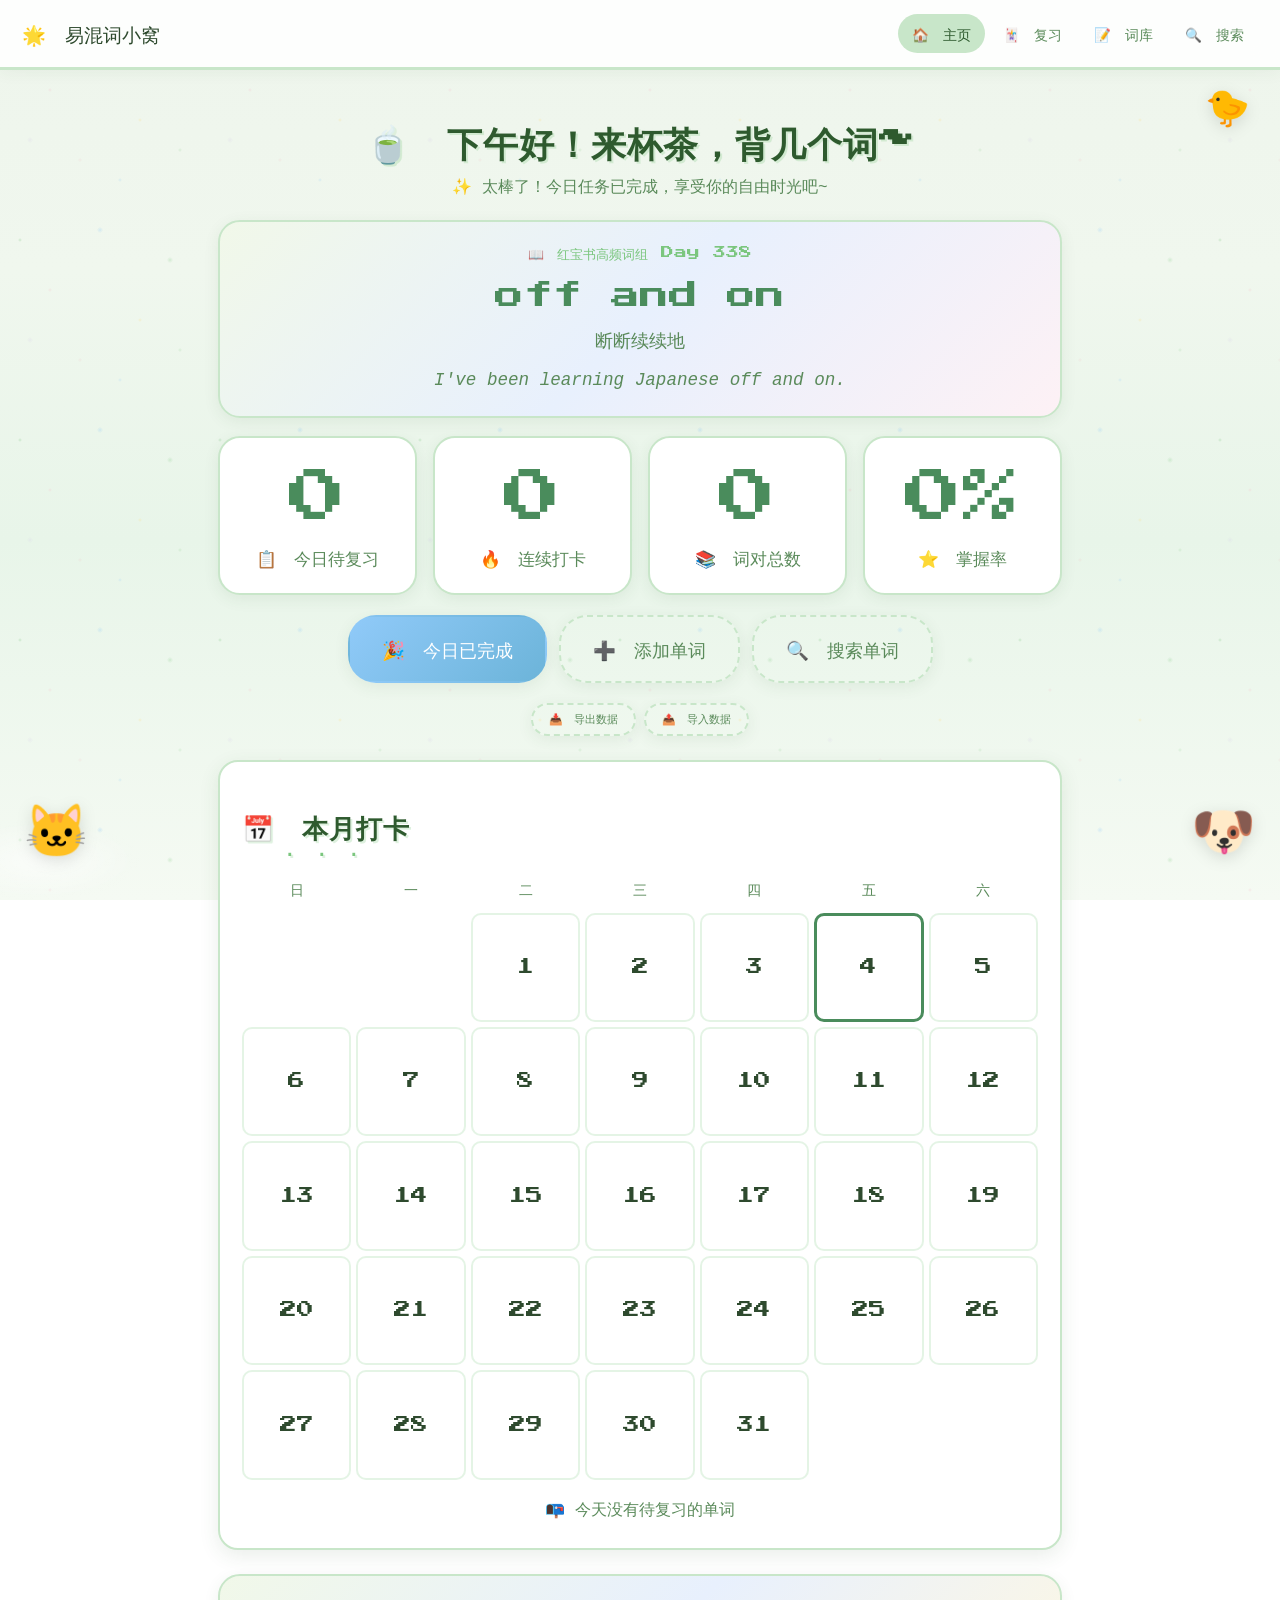
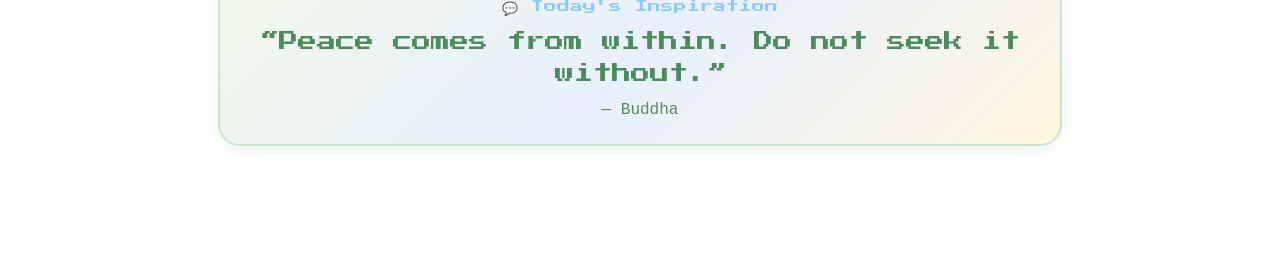
<file: index.html>
<!DOCTYPE html>
<html lang="zh-CN">
<head>
<meta charset="UTF-8">
<meta name="viewport" content="width=device-width, initial-scale=1.0">
<title>📝 易混词小窝 — 主页</title>
<link rel="stylesheet" href="css/style.css">
</head>
<body>

<nav class="navbar">
  <div class="logo">🌟 易混词小窝</div>
  <div class="nav-links">
    <a href="index.html" class="active">🏠 主页</a>
    <a href="review.html">🃏 复习</a>
    <a href="manage.html">📝 词库</a>
    <a href="search.html">🔍 搜索</a>
  </div>
</nav>

<div class="page-container">
  <!-- Greeting -->
  <div style="text-align:center; margin: 20px 0 8px;">
    <h1 id="greeting" style="margin:0;">👋 准备好开始了吗？</h1>
    <p id="greeting-sub" style="color:var(--color-text-light); margin-top:8px; font-size:1rem;"></p>
  </div>

  <!-- Daily Vocab — top position -->
  <div class="daily-vocab-card" id="daily-vocab">
    <div class="vocab-label" id="vocab-label">📖 今日考研词汇</div>
    <div class="vocab-word" id="vocab-word"></div>
    <div class="vocab-meaning" id="vocab-meaning"></div>
    <div style="margin-top:8px; font-style:italic; color:var(--color-text-light); font-size:1.1rem;" id="vocab-example"></div>
  </div>

  <!-- Stats Grid -->
  <div class="stats-grid">
    <div class="stat-card">
      <div class="stat-value" id="due-count">0</div>
      <div class="stat-label">📋 今日待复习</div>
    </div>
    <div class="stat-card">
      <div class="stat-value" id="streak-count">0</div>
      <div class="stat-label">🔥 连续打卡</div>
    </div>
    <div class="stat-card">
      <div class="stat-value" id="total-words">0</div>
      <div class="stat-label">📚 词对总数</div>
    </div>
    <div class="stat-card">
      <div class="stat-value" id="mastery-rate">0%</div>
      <div class="stat-label">⭐ 掌握率</div>
    </div>
  </div>

  <!-- Quick Actions -->
  <div style="display:flex; gap:12px; flex-wrap:wrap; justify-content:center; margin: 20px 0;">
    <a href="review.html" class="btn btn-primary btn-lg" id="btn-start-review">🃏 开始复习</a>
    <a href="manage.html" class="btn btn-outline btn-lg">➕ 添加单词</a>
    <a href="search.html" class="btn btn-outline btn-lg">🔍 搜索单词</a>
  </div>

  <!-- Data Backup -->
  <div style="text-align:center; margin: 0 0 8px; display:flex; gap:8px; flex-wrap:wrap; justify-content:center;">
    <button class="btn btn-sm btn-outline" onclick="downloadBackup()">📥 导出数据</button>
    <button class="btn btn-sm btn-outline" onclick="document.getElementById('import-file').click()">📤 导入数据</button>
    <input type="file" id="import-file" accept=".json" style="display:none" onchange="uploadBackup(event)">
  </div>

  <!-- Checkin Calendar -->
  <div class="card" style="margin: 24px 0;">
    <h2 class="section-title">📅 本月打卡</h2>
    <div class="calendar-grid" id="calendar"></div>
    <div style="text-align:center; margin-top:14px;">
      <span id="today-checkin-status" style="font-size:1rem; color:var(--color-text-light);"></span>
    </div>
  </div>

  <!-- English Motivational Quote — bottom position -->
  <div class="daily-vocab-card" id="daily-quote-card" style="background: linear-gradient(135deg, #F1F8E9 0%, #E8F0FD 50%, #FFF8E1 100%);">
    <div class="vocab-label" style="color:var(--color-blue);">💬 Today's Inspiration</div>
    <div class="vocab-word" id="quote-text" style="font-size:1.2rem;"></div>
    <div class="vocab-meaning" id="quote-author" style="font-size:1rem;"></div>
  </div>
</div>

<script src="js/wordbank.js"></script>
<script src="js/storage.js"></script>
<script src="js/scheduler.js"></script>
<script src="js/dashboard.js"></script>
<script src="js/pixel-pets.js"></script>
</body>
</html>
</file>
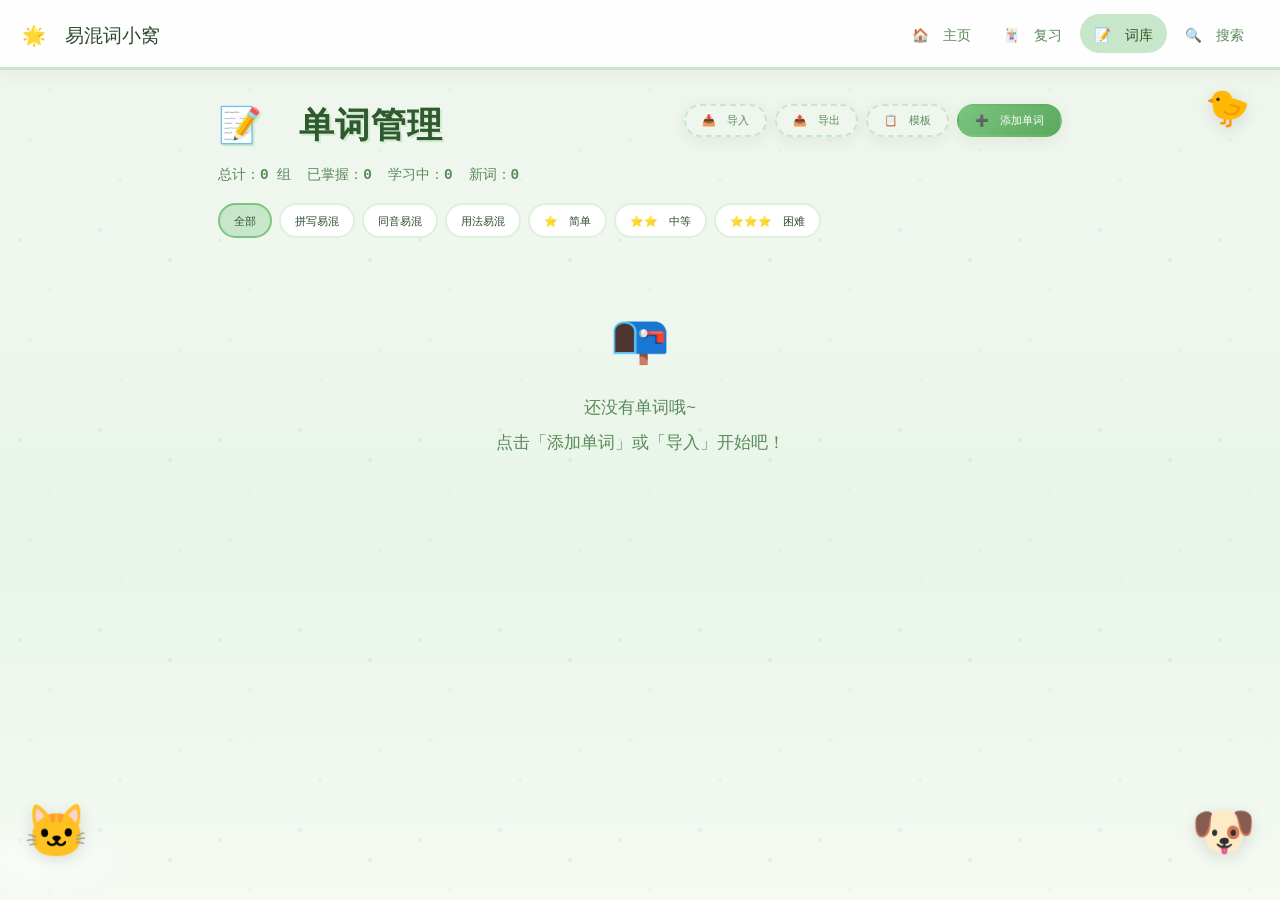
<file: manage.html>
<!DOCTYPE html>
<html lang="zh-CN">
<head>
<meta charset="UTF-8">
<meta name="viewport" content="width=device-width, initial-scale=1.0">
<title>📝 单词管理 — 易混词小窝</title>
<link rel="stylesheet" href="css/style.css">
</head>
<body>

<nav class="navbar">
  <div class="logo">🌟 易混词小窝</div>
  <div class="nav-links">
    <a href="index.html">🏠 主页</a>
    <a href="review.html">🃏 复习</a>
    <a href="manage.html" class="active">📝 词库</a>
    <a href="search.html">🔍 搜索</a>
  </div>
</nav>

<div class="page-container">
  <div style="display:flex; justify-content:space-between; align-items:center; flex-wrap:wrap; gap:12px;">
    <h1 style="margin:0;">📝 单词管理</h1>
    <div style="display:flex; gap:8px; flex-wrap:wrap;">
      <button class="btn btn-sm btn-outline" onclick="document.getElementById('file-input').click()">📥 导入</button>
      <input type="file" id="file-input" accept=".json,.csv" style="display:none" onchange="handleFileImport(event)">
      <button class="btn btn-sm btn-outline" onclick="exportWords()">📤 导出</button>
      <button class="btn btn-sm btn-outline" onclick="showTemplateHelp()">📋 模板</button>
      <button class="btn btn-sm btn-primary" onclick="openAddModal()">➕ 添加单词</button>
    </div>
  </div>

  <!-- Stats bar -->
  <div style="display:flex; gap:16px; flex-wrap:wrap; margin:16px 0; font-size:0.9rem; color:var(--color-text-light);">
    <span>总计：<strong id="stat-total">0</strong> 组</span>
    <span>已掌握：<strong id="stat-mastered">0</strong></span>
    <span>学习中：<strong id="stat-learning">0</strong></span>
    <span>新词：<strong id="stat-new">0</strong></span>
  </div>

  <!-- Filter -->
  <div class="filter-chips" id="filter-chips">
    <span class="filter-chip active" data-filter="all">全部</span>
    <span class="filter-chip" data-filter="拼写易混">拼写易混</span>
    <span class="filter-chip" data-filter="同音易混">同音易混</span>
    <span class="filter-chip" data-filter="用法易混">用法易混</span>
    <span class="filter-chip" data-filter="简单">⭐ 简单</span>
    <span class="filter-chip" data-filter="中等">⭐⭐ 中等</span>
    <span class="filter-chip" data-filter="困难">⭐⭐⭐ 困难</span>
  </div>

  <!-- Word list -->
  <div id="word-list" style="margin-top:16px;"></div>
  <div id="empty-state" class="empty-state" style="display:none;">
    <div class="empty-icon">📭</div>
    <p>还没有单词哦~</p>
    <p>点击「添加单词」或「导入」开始吧！</p>
  </div>
</div>

<!-- Add/Edit Modal -->
<div class="modal-overlay" id="word-modal" style="display:none;">
  <div class="modal">
    <h2 id="modal-title">➕ 添加单词</h2>
    <div id="word-form">
      <input type="hidden" id="edit-id">
      <div class="form-row">
        <div class="form-group">
          <label>单词 A <span style="color:#C62828;">*</span></label>
          <input type="text" id="form-wordA" placeholder="如：affect">
        </div>
        <div class="form-group">
          <label>单词 B <span style="color:#C62828;">*</span></label>
          <input type="text" id="form-wordB" placeholder="如：effect">
        </div>
      </div>
      <div class="form-row">
        <div class="form-group">
          <label>释义 A（中文）</label>
          <input type="text" id="form-meaningA" placeholder="如：影响；感动（动词）">
        </div>
        <div class="form-group">
          <label>释义 B（中文）</label>
          <input type="text" id="form-meaningB" placeholder="如：效果；影响（名词）">
        </div>
      </div>
      <div class="form-row">
        <div class="form-group">
          <label>例句 A</label>
          <input type="text" id="form-exampleA" placeholder="英文例句">
        </div>
        <div class="form-group">
          <label>例句 B</label>
          <input type="text" id="form-exampleB" placeholder="英文例句">
        </div>
      </div>
      <div class="form-group">
        <label>易混辨析（记忆技巧）</label>
        <textarea id="form-tip" placeholder="帮助区分这两个单词的记忆技巧"></textarea>
      </div>
      <div class="form-row">
        <div class="form-group">
          <label>标签分类</label>
          <select id="form-tags" multiple style="height:80px;">
            <option value="拼写易混">拼写易混</option>
            <option value="同音易混">同音易混</option>
            <option value="用法易混">用法易混</option>
          </select>
          <small style="color:var(--color-text-light);">按住 Ctrl 多选</small>
        </div>
        <div class="form-group">
          <label>难度</label>
          <select id="form-difficulty">
            <option value="简单">⭐ 简单</option>
            <option value="中等" selected>⭐⭐ 中等</option>
            <option value="困难">⭐⭐⭐ 困难</option>
          </select>
        </div>
      </div>
      <div style="display:flex; gap:10px; justify-content:flex-end; margin-top:16px;">
        <button type="button" class="btn btn-outline" onclick="closeModal()">取消</button>
        <button type="button" class="btn btn-primary" onclick="saveWord()">💾 保存</button>
      </div>
    </div>
  </div>
</div>

<!-- Import result modal -->
<div class="modal-overlay" id="import-modal" style="display:none;">
  <div class="modal" style="text-align:center;">
    <div id="import-icon" style="font-size:3rem; margin-bottom:12px;"></div>
    <p id="import-message" style="margin-bottom:16px;"></p>
    <button class="btn btn-primary" onclick="closeImportModal()">确定</button>
  </div>
</div>

<!-- Template help modal -->
<div class="modal-overlay" id="template-modal" style="display:none;">
  <div class="modal">
    <h2>📋 导入模板说明</h2>
    <p style="margin:8px 0; color:var(--color-text-light);">导入文件支持 <strong>CSV</strong> 和 <strong>JSON</strong> 两种格式。下载模板后，按格式填入你的单词即可导入。</p>

    <h3 style="margin-top:16px;">📊 CSV 格式（推荐，可用 Excel/WPS 编辑）</h3>
    <p style="font-size:0.85rem; color:var(--color-text-light); margin:6px 0;">
      用 Excel 或 WPS 打开模板，每一行填一组易混词，保存为 .csv 文件后导入。
    </p>
    <p style="font-size:0.85rem; color:var(--color-text-light);">
      列名：<code>单词A, 单词B, 释义A, 释义B, 例句A, 例句B, 辨析, 标签, 难度</code>
    </p>
    <button class="btn btn-sm btn-primary" onclick="downloadCSVTemplate()" style="margin:8px 0;">⬇ 下载 CSV 模板</button>

    <h3 style="margin-top:16px;">📝 JSON 格式</h3>
    <p style="font-size:0.85rem; color:var(--color-text-light); margin:6px 0;">
      适合有编程经验的用户，用文本编辑器编辑。
    </p>
    <button class="btn btn-sm btn-outline" onclick="downloadJSONTemplate()" style="margin:8px 0;">⬇ 下载 JSON 模板</button>

    <h3 style="margin-top:16px;">💡 字段说明</h3>
    <table style="font-size:0.85rem; width:100%; border-collapse:collapse;">
      <tr><td style="padding:4px 8px;"><strong>单词A / 单词B</strong></td><td style="padding:4px 8px;">必填，两个易混的英语单词</td></tr>
      <tr><td style="padding:4px 8px;"><strong>释义A / 释义B</strong></td><td style="padding:4px 8px;">中文解释（选填）</td></tr>
      <tr><td style="padding:4px 8px;"><strong>例句A / 例句B</strong></td><td style="padding:4px 8px;">英文例句（选填）</td></tr>
      <tr><td style="padding:4px 8px;"><strong>辨析</strong></td><td style="padding:4px 8px;">两个词的区分技巧（选填）</td></tr>
      <tr><td style="padding:4px 8px;"><strong>标签</strong></td><td style="padding:4px 8px;">可选：拼写易混、同音易混、用法易混</td></tr>
      <tr><td style="padding:4px 8px;"><strong>难度</strong></td><td style="padding:4px 8px;">可选：简单、中等、困难</td></tr>
    </table>

    <div style="text-align:right; margin-top:16px;">
      <button class="btn btn-outline" onclick="closeTemplateModal()">关闭</button>
    </div>
  </div>
</div>

<script src="js/wordbank.js"></script>
<script src="js/storage.js"></script>
<script src="js/scheduler.js"></script>
<script src="js/tts.js"></script>
<script src="js/import.js"></script>
<script src="js/manage.js"></script>
<script src="js/pixel-pets.js"></script>
</body>
</html>
</file>
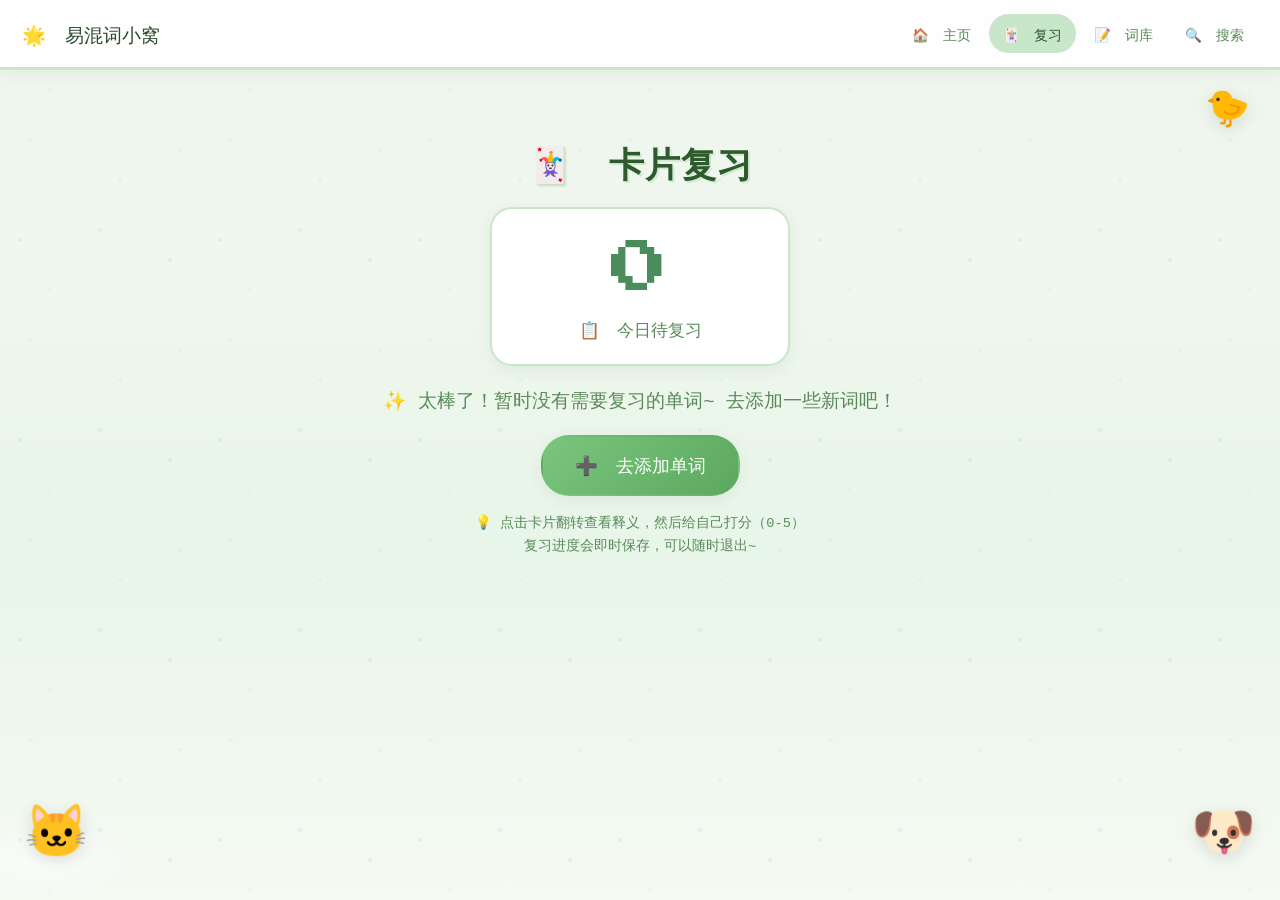
<file: review.html>
<!DOCTYPE html>
<html lang="zh-CN">
<head>
<meta charset="UTF-8">
<meta name="viewport" content="width=device-width, initial-scale=1.0">
<title>🃏 卡片复习 — 易混词小窝</title>
<link rel="stylesheet" href="css/style.css">
</head>
<body>

<nav class="navbar">
  <div class="logo">🌟 易混词小窝</div>
  <div class="nav-links">
    <a href="index.html">🏠 主页</a>
    <a href="review.html" class="active">🃏 复习</a>
    <a href="manage.html">📝 词库</a>
    <a href="search.html">🔍 搜索</a>
  </div>
</nav>

<div class="page-container" id="app">
  <!-- Pre-review state -->
  <div id="pre-review" style="text-align:center; margin: 40px 0;">
    <h1>🃏 卡片复习</h1>
    <div class="stat-card" style="max-width:300px; margin:20px auto;">
      <div class="stat-value" id="due-total">0</div>
      <div class="stat-label">📋 今日待复习</div>
    </div>
    <div id="pre-review-message" style="margin:16px 0; color:var(--color-text-light);"></div>
    <button class="btn btn-primary btn-lg" id="btn-start" onclick="startReview()">🃏 开始复习</button>
    <p style="margin-top:16px; font-size:0.85rem; color:var(--color-text-light);">
      💡 点击卡片翻转查看释义，然后给自己打分（0-5）<br>
      复习进度会即时保存，可以随时退出~
    </p>
  </div>

  <!-- Review state -->
  <div id="review-state" style="display:none;">
    <!-- Progress -->
    <div style="margin-bottom:16px;">
      <div style="display:flex; justify-content:space-between; align-items:center;">
        <span style="font-family:var(--font-title);">📋 进度：<span id="progress-text">0/0</span></span>
        <button class="btn btn-sm btn-outline" onclick="pauseReview()">⏸ 暂停</button>
      </div>
      <div class="progress-bar">
        <div class="progress-fill" id="progress-fill" style="width:0%"></div>
      </div>
    </div>

    <!-- Flashcard -->
    <div class="flashcard-container">
      <div class="flashcard" id="flashcard" onclick="flipCard()">
        <div class="flashcard-face">
          <div class="word-pair">
            <span id="word-a">—</span>
            <span class="word-divider">vs</span>
            <span id="word-b">—</span>
          </div>
          <div style="margin-top:12px;">
            <button class="btn btn-sm btn-outline" onclick="event.stopPropagation(); speakWord(document.getElementById('word-a').textContent)" title="朗读单词A">🔊 A</button>
            <button class="btn btn-sm btn-outline" onclick="event.stopPropagation(); speakWord(document.getElementById('word-b').textContent)" title="朗读单词B">🔊 B</button>
          </div>
          <div class="hint">👆 点击卡片翻转查看释义</div>
        </div>
        <div class="flashcard-face flashcard-back">
          <div id="card-back-content"></div>
        </div>
      </div>
    </div>

    <!-- Rating (shown after flip) -->
    <div id="rating-area" style="display:none; text-align:center; margin-top:20px;">
      <p style="font-family:var(--font-title); margin-bottom:10px;">你怎么评价这次回忆？</p>
      <div class="rating-buttons">
        <button class="rating-btn" onclick="rateCard(0)" title="完全忘记">0</button>
        <button class="rating-btn" onclick="rateCard(1)" title="有印象但想不起来">1</button>
        <button class="rating-btn" onclick="rateCard(2)" title="勉强记得一部分">2</button>
        <button class="rating-btn" onclick="rateCard(3)" title="基本记得">3</button>
        <button class="rating-btn" onclick="rateCard(4)" title="记得很清楚">4</button>
        <button class="rating-btn" onclick="rateCard(5)" title="完美">5</button>
      </div>
      <p style="font-size:0.8rem; color:var(--color-text-light); margin-top:8px;">
        0=完全忘记 😵 → 5=滚瓜烂熟 🎉
      </p>
    </div>
  </div>

  <!-- Completion state -->
  <div id="completion-state" style="display:none; text-align:center; margin:40px 0;">
    <div style="font-size:4rem;">🎉</div>
    <h1>太棒了！今日任务完成！</h1>
    <p style="color:var(--color-text-light); margin:12px 0;" id="completion-msg"></p>
    <div style="margin:20px 0;">
      <span id="completion-stars" style="font-size:2rem;"></span>
    </div>
    <a href="index.html" class="btn btn-primary btn-lg">🏠 返回主页</a>
    <a href="manage.html" class="btn btn-outline btn-lg">➕ 添加新单词</a>
  </div>
</div>

<script src="js/wordbank.js"></script>
<script src="js/storage.js"></script>
<script src="js/scheduler.js"></script>
<script src="js/tts.js"></script>
<script src="js/review.js"></script>
<script src="js/pixel-pets.js"></script>
</body>
</html>
</file>
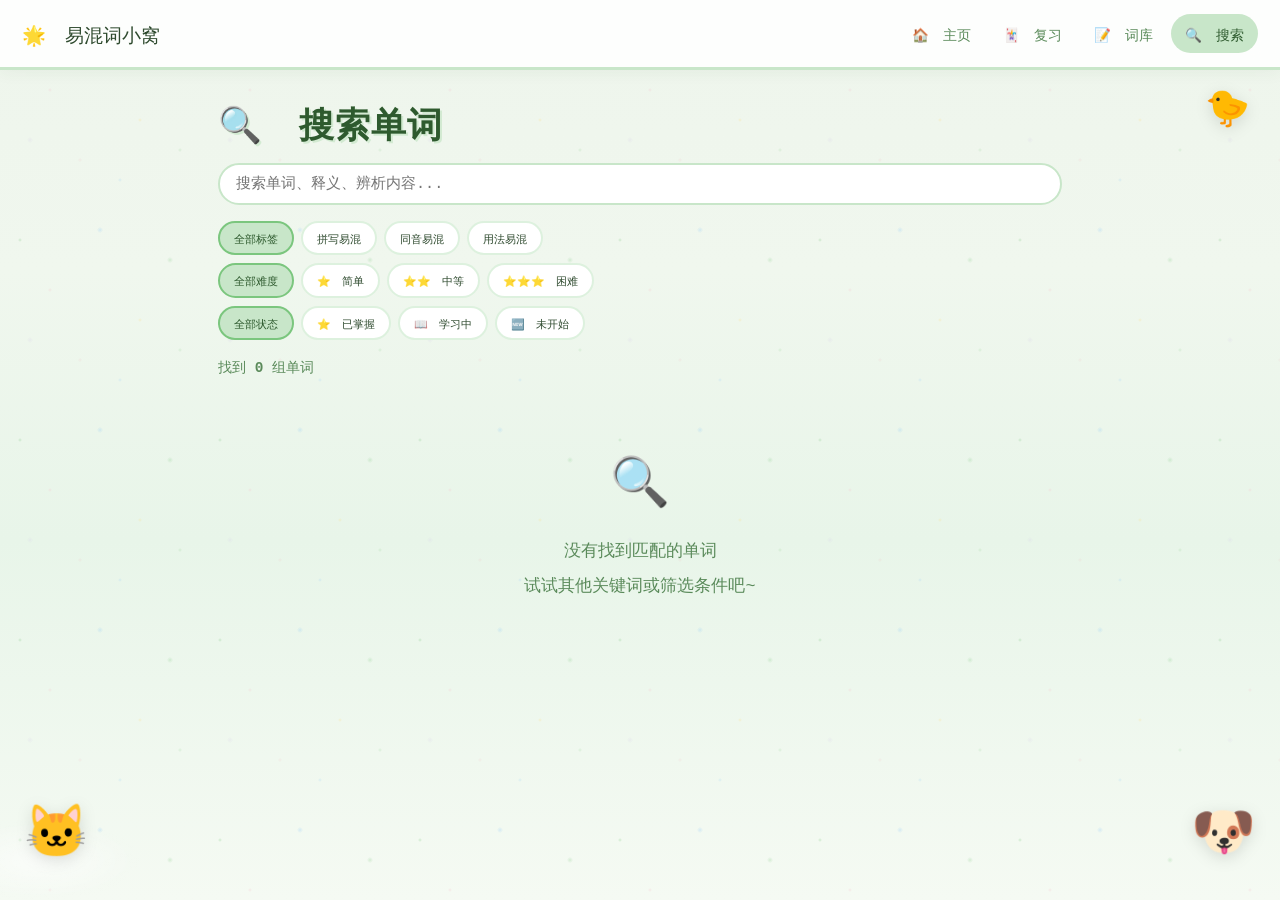
<file: search.html>
<!DOCTYPE html>
<html lang="zh-CN">
<head>
<meta charset="UTF-8">
<meta name="viewport" content="width=device-width, initial-scale=1.0">
<title>🔍 搜索单词 — 易混词小窝</title>
<link rel="stylesheet" href="css/style.css">
</head>
<body>

<nav class="navbar">
  <div class="logo">🌟 易混词小窝</div>
  <div class="nav-links">
    <a href="index.html">🏠 主页</a>
    <a href="review.html">🃏 复习</a>
    <a href="manage.html">📝 词库</a>
    <a href="search.html" class="active">🔍 搜索</a>
  </div>
</nav>

<div class="page-container">
  <h1>🔍 搜索单词</h1>

  <!-- Search bar -->
  <div class="search-bar">
    <input type="text" id="search-input" placeholder="搜索单词、释义、辨析内容..." oninput="doSearch()">
  </div>

  <!-- Filters -->
  <div class="filter-chips" id="tag-filters">
    <span class="filter-chip active" data-tag="all">全部标签</span>
    <span class="filter-chip" data-tag="拼写易混">拼写易混</span>
    <span class="filter-chip" data-tag="同音易混">同音易混</span>
    <span class="filter-chip" data-tag="用法易混">用法易混</span>
  </div>
  <div class="filter-chips" id="difficulty-filters" style="margin-top:4px;">
    <span class="filter-chip active" data-difficulty="all">全部难度</span>
    <span class="filter-chip" data-difficulty="简单">⭐ 简单</span>
    <span class="filter-chip" data-difficulty="中等">⭐⭐ 中等</span>
    <span class="filter-chip" data-difficulty="困难">⭐⭐⭐ 困难</span>
  </div>
  <div class="filter-chips" id="status-filters" style="margin-top:4px;">
    <span class="filter-chip active" data-status="all">全部状态</span>
    <span class="filter-chip" data-status="mastered">⭐ 已掌握</span>
    <span class="filter-chip" data-status="learning">📖 学习中</span>
    <span class="filter-chip" data-status="new">🆕 未开始</span>
  </div>

  <!-- Results -->
  <div style="margin:16px 0; font-size:0.9rem; color:var(--color-text-light);">
    找到 <strong id="result-count">0</strong> 组单词
  </div>
  <div id="search-results"></div>
  <div id="search-empty" class="empty-state" style="display:none;">
    <div class="empty-icon">🔍</div>
    <p>没有找到匹配的单词</p>
    <p>试试其他关键词或筛选条件吧~</p>
  </div>
</div>

<!-- Word detail modal -->
<div class="modal-overlay" id="detail-modal" style="display:none;">
  <div class="modal" id="detail-content"></div>
</div>

<script src="js/wordbank.js"></script>
<script src="js/storage.js"></script>
<script src="js/scheduler.js"></script>
<script src="js/tts.js"></script>
<script src="js/dictionary.js"></script>
<script src="js/search.js"></script>
<script src="js/pixel-pets.js"></script>
</body>
</html>
</file>
<file: css/style.css>
/* === Dreamy Green Meadow Theme === */
/* Pixel fonts + soft green pastel palette + floating animations */

@import url('https://fonts.googleapis.com/css2?family=Press+Start+2P&display=swap');

:root {
  --color-bg: #F0F7EE;
  --color-bg2: #E8F5E9;
  --color-panel: #FFFFFF;
  --color-green: #4A8C5C;
  --color-green-light: #7BC67E;
  --color-green-dark: #2E5A2E;
  --color-green-pale: #C8E6C9;
  --color-pink: #F8B3C0;
  --color-pink-light: #FCE4EC;
  --color-yellow: #FFE082;
  --color-yellow-soft: #FFF9C4;
  --color-blue: #90CAF9;
  --color-blue-soft: #E3F2FD;
  --color-lavender: #D1C4E9;
  --color-cream: #FFFDF5;
  --color-text: #2E4A2E;
  --color-text-light: #5A8A5A;
  --font-pixel: 'Press Start 2P', 'Courier New', monospace;
  --font-mono: 'Courier New', 'Consolas', 'Microsoft YaHei', monospace;
  --shadow-soft: 0 4px 16px rgba(46,90,46,0.08);
  --shadow-card: 0 6px 20px rgba(46,90,46,0.1);
}

* { margin: 0; padding: 0; box-sizing: border-box; }

/* === Dreamy Background === */
body {
  font-family: var(--font-mono);
  font-size: 19px;
  line-height: 1.7;
  background: linear-gradient(180deg, #EEF5EC 0%, #F0F7EE 30%, #E8F5E9 60%, #F5FAF3 100%);
  background-attachment: fixed;
  color: var(--color-text);
  min-height: 100vh;
  overflow-x: hidden;
}

/* Floating sparkles in background */
body::before {
  content: "";
  position: fixed;
  top: 0; left: 0; right: 0; bottom: 0;
  pointer-events: none;
  z-index: 0;
  background-image:
    radial-gradient(2px 2px at 10% 20%, rgba(122,198,126,0.3), transparent),
    radial-gradient(2px 2px at 25% 45%, rgba(248,179,192,0.25), transparent),
    radial-gradient(3px 3px at 50% 15%, rgba(144,202,249,0.3), transparent),
    radial-gradient(2px 2px at 70% 60%, rgba(255,224,130,0.3), transparent),
    radial-gradient(3px 3px at 85% 30%, rgba(122,198,126,0.25), transparent),
    radial-gradient(2px 2px at 40% 80%, rgba(248,179,192,0.2), transparent),
    radial-gradient(2px 2px at 60% 90%, rgba(144,202,249,0.25), transparent),
    radial-gradient(3px 3px at 15% 70%, rgba(209,196,233,0.2), transparent),
    radial-gradient(2px 2px at 90% 75%, rgba(122,198,126,0.2), transparent);
  background-size: 200px 200px;
  animation: sparkle-drift 20s linear infinite;
}

@keyframes sparkle-drift {
  0% { background-position: 0 0; }
  100% { background-position: 200px 200px; }
}

/* Floating cloud decorations */
body::after {
  content: "";
  position: fixed;
  pointer-events: none;
  z-index: 0;
  bottom: 0; left: -60px;
  width: 200px; height: 80px;
  background: radial-gradient(ellipse at center, rgba(255,255,255,0.6) 0%, transparent 70%);
  border-radius: 50%;
  animation: cloud-float 15s ease-in-out infinite;
}
@keyframes cloud-float {
  0%, 100% { transform: translateX(0); }
  50% { transform: translateX(40px); }
}

/* === Typography (pixel, but larger) === */
h1, h2, h3 {
  font-family: var(--font-pixel);
  color: var(--color-green-dark);
  text-shadow: 2px 2px 0 rgba(122,198,126,0.25);
  letter-spacing: 1px;
  line-height: 1.5;
  image-rendering: pixelated;
}
h1 { font-size: 2.2rem; }
h2 { font-size: 1.6rem; }
h3 { font-size: 1.3rem; }

/* === Links === */
a { color: var(--color-green-light); text-decoration: none; }
a:hover { text-decoration: underline; text-underline-offset: 4px; }

/* === Navbar === */
.navbar {
  display: flex; align-items: center; justify-content: space-between;
  padding: 14px 22px;
  background: rgba(255,255,255,0.88);
  backdrop-filter: blur(12px);
  border-bottom: 3px solid var(--color-green-pale);
  box-shadow: 0 2px 16px rgba(46,90,46,0.06);
  position: sticky; top: 0; z-index: 100;
  flex-wrap: wrap; gap: 10px;
}
.navbar .logo {
  font-family: var(--font-pixel);
  font-size: 1.2rem;
}
.navbar .nav-links { display: flex; gap: 4px; }
.navbar .nav-links a {
  font-family: var(--font-pixel);
  font-size: 0.85rem;
  padding: 8px 14px;
  color: var(--color-text-light);
  text-decoration: none;
  border-radius: 22px;
  transition: all 0.25s ease;
}
.navbar .nav-links a:hover,
.navbar .nav-links a.active {
  background: var(--color-green-pale);
  color: var(--color-green-dark);
}

/* === Page Layout === */
.page-container {
  max-width: 880px;
  margin: 0 auto;
  padding: 24px 18px 100px;
  position: relative;
  z-index: 1;
}

/* === Buttons === */
.btn {
  display: inline-flex; align-items: center; gap: 5px;
  padding: 10px 20px;
  border: 2.5px solid var(--color-green-pale);
  border-radius: 28px;
  background: var(--color-panel);
  color: var(--color-green-dark);
  font-family: var(--font-pixel);
  font-size: 0.9rem;
  cursor: pointer;
  text-decoration: none;
  box-shadow: var(--shadow-soft);
  transition: all 0.2s ease;
  position: relative;
}
.btn:hover {
  transform: translateY(-2px);
  box-shadow: 0 6px 20px rgba(46,90,46,0.12);
  border-color: var(--color-green-light);
}
.btn:active { transform: translateY(0); box-shadow: var(--shadow-soft); }
.btn-primary {
  background: linear-gradient(135deg, #7BC67E, #5DA85F);
  color: #fff;
  border-color: transparent;
}
.btn-primary:hover { background: linear-gradient(135deg, #8ED491, #6BB86D); }
.btn-success {
  background: linear-gradient(135deg, #90CAF9, #6CB4D9);
  color: #fff;
  border-color: transparent;
}
.btn-success:hover { background: linear-gradient(135deg, #A4D4FB, #80C0E0); }
.btn-outline {
  background: transparent;
  border: 2.5px dashed var(--color-green-pale);
  color: var(--color-text-light);
}
.btn-outline:hover { background: rgba(122,198,126,0.06); border-style: solid; }
.btn-sm { padding: 7px 16px; font-size: 0.68rem; }
.btn-lg { padding: 16px 32px; font-size: 1.15rem; }
a.btn { text-decoration: none; }
a.btn:hover { text-decoration: none; }

/* === Cards === */
.card {
  background: var(--color-panel);
  border: 2px solid var(--color-green-pale);
  border-radius: 20px;
  padding: 22px;
  box-shadow: var(--shadow-card);
  position: relative;
  transition: box-shadow 0.25s ease;
}
.card:hover { box-shadow: 0 8px 28px rgba(46,90,46,0.12); }

/* === Stats Grid === */
.stats-grid {
  display: grid;
  grid-template-columns: repeat(auto-fit, minmax(170px, 1fr));
  gap: 16px;
  margin: 18px 0;
}
.stat-card {
  background: var(--color-panel);
  border: 2px solid var(--color-green-pale);
  border-radius: 22px;
  padding: 22px 16px;
  text-align: center;
  box-shadow: var(--shadow-soft);
}
.stat-card .stat-value {
  font-size: 3.6rem;
  font-family: var(--font-pixel);
  color: var(--color-green);
  line-height: 1.3;
}
.stat-card .stat-label {
  font-size: 1.05rem;
  font-family: var(--font-pixel);
  color: var(--color-text-light);
  margin-top: 8px;
}

/* === Calendar === */
.calendar-grid {
  display: grid;
  grid-template-columns: repeat(7, 1fr);
  gap: 5px;
}
.calendar-day {
  aspect-ratio: 1;
  border: 2px solid rgba(122,198,126,0.2);
  border-radius: 10px;
  display: flex; align-items: center; justify-content: center;
  font-size: 1.05rem;
  font-family: var(--font-pixel);
  background: var(--color-panel);
}
.calendar-day.checked {
  background: var(--color-green-pale);
  border-color: var(--color-green-light);
}
.calendar-day.today {
  border-color: var(--color-green);
  border-width: 3px;
}
.calendar-day.empty { border: none; background: transparent; }

/* === Flashcard === */
.flashcard-container {
  perspective: 1200px;
  width: 100%;
  max-width: 520px;
  margin: 36px auto;
  height: 390px;
}
.flashcard {
  width: 100%; height: 100%;
  position: relative;
  transition: transform 0.6s cubic-bezier(0.4, 0, 0.2, 1);
  transform-style: preserve-3d;
  cursor: pointer;
}
.flashcard.flipped { transform: rotateY(180deg); }
.flashcard-face {
  position: absolute;
  width: 100%; height: 100%;
  backface-visibility: hidden;
  border: 3px solid var(--color-green-pale);
  border-radius: 24px;
  box-shadow: var(--shadow-card);
  display: flex; flex-direction: column;
  align-items: center; justify-content: center;
  padding: 32px;
  background: var(--color-panel);
  overflow-y: auto;
  text-align: center;
}
.flashcard-back {
  transform: rotateY(180deg);
  background: linear-gradient(160deg, #F8FDF7 0%, #FFFFFF 100%);
}
.flashcard .word-pair {
  font-size: 2.2rem;
  font-family: var(--font-pixel);
  color: var(--color-green);
  line-height: 1.7;
}
.flashcard .word-divider {
  display: block;
  font-size: 0.6rem;
  color: var(--color-text-light);
  margin: 6px 0;
}
.flashcard .hint {
  margin-top: 20px;
  font-size: 0.78rem;
  font-family: var(--font-pixel);
  color: var(--color-text-light);
}
.flashcard .meaning { font-size: 1.15rem; margin: 8px 0; }
.flashcard .example { font-size: 1.05rem; color: var(--color-text-light); font-style: italic; margin: 4px 0; }
.flashcard .tip-box {
  margin-top: 12px;
  padding: 12px 16px;
  background: var(--color-yellow-soft);
  border-radius: 14px;
  border: 2px dashed var(--color-yellow);
  font-size: 0.9rem;
  width: 100%;
}

/* === Rating === */
.rating-buttons {
  display: flex; gap: 10px; flex-wrap: wrap; justify-content: center;
  margin-top: 18px;
}
.rating-btn {
  width: 50px; height: 50px;
  border-radius: 50%;
  border: 3px solid var(--color-green-pale);
  background: var(--color-panel);
  font-size: 0.85rem;
  font-family: var(--font-pixel);
  cursor: pointer;
  transition: all 0.2s ease;
}
.rating-btn:hover { background: var(--color-green-pale); transform: scale(1.08); }
.rating-btn.selected {
  background: var(--color-green-light);
  color: #fff;
  border-color: var(--color-green);
}

/* === Progress Bar === */
.progress-bar {
  width: 100%; height: 18px;
  background: #E8F5E9;
  border-radius: 16px;
  overflow: hidden;
  margin: 10px 0;
  border: 2px solid var(--color-green-pale);
}
.progress-bar .progress-fill {
  height: 100%;
  background: linear-gradient(90deg, #A5D6A7, #66BB6A);
  border-radius: 16px;
  transition: width 0.5s ease;
}

/* === Forms === */
.form-group { margin-bottom: 16px; }
.form-group label {
  display: block;
  font-family: var(--font-pixel);
  font-size: 0.78rem;
  margin-bottom: 6px;
  color: var(--color-green-dark);
}
.form-group input,
.form-group textarea,
.form-group select {
  width: 100%;
  padding: 10px 14px;
  border: 2px solid var(--color-green-pale);
  border-radius: 14px;
  font-size: 0.95rem;
  font-family: var(--font-mono);
  color: var(--color-text);
  background: var(--color-panel);
  outline: none;
  transition: border-color 0.2s ease;
}
.form-group input:focus,
.form-group textarea:focus,
.form-group select:focus {
  border-color: var(--color-green-light);
  box-shadow: 0 0 0 4px rgba(122,198,126,0.12);
}
.form-group textarea { min-height: 75px; resize: vertical; }
.form-row { display: grid; grid-template-columns: 1fr 1fr; gap: 14px; }

/* === Tags === */
.tag {
  display: inline-block;
  padding: 4px 12px;
  border-radius: 16px;
  font-size: 0.68rem;
  font-family: var(--font-pixel);
  border: 2px solid;
}
.tag-spelling { background: #FFF3E0; border-color: #FFB74D; color: #E65100; }
.tag-homophone { background: #F1F8E9; border-color: #AED581; color: #33691E; }
.tag-usage { background: #EDE7F6; border-color: #B39DDB; color: #4527A0; }

/* === Difficulty === */
.difficulty { font-size: 0.68rem; font-family: var(--font-pixel); padding: 4px 12px; border-radius: 14px; border: 2px solid; }
.difficulty-easy { background: #E8F5E9; border-color: #81C784; color: #2E7D32; }
.difficulty-medium { background: #FFF8E1; border-color: #FFB74D; color: #E65100; }
.difficulty-hard { background: #FFEBEE; border-color: #EF9A9A; color: #C62828; }

/* === Table === */
.word-table { width: 100%; border-collapse: separate; border-spacing: 0 6px; }
.word-table th {
  text-align: left;
  padding: 8px 12px;
  font-family: var(--font-pixel);
  font-size: 0.55rem;
  color: var(--color-text-light);
  border-bottom: 2px solid var(--color-green-pale);
}
.word-table td {
  padding: 10px 12px;
  background: var(--color-panel);
  border: 2px solid rgba(122,198,126,0.12);
  font-size: 0.95rem;
  border-radius: 0;
}
.word-table tr td:first-child { border-radius: 12px 0 0 12px; }
.word-table tr td:last-child { border-radius: 0 12px 12px 0; }
.word-table .actions { display: flex; gap: 5px; }

/* === Modal === */
.modal-overlay {
  position: fixed; top: 0; left: 0; right: 0; bottom: 0;
  background: rgba(30,60,30,0.35);
  display: flex; align-items: center; justify-content: center;
  z-index: 200;
  backdrop-filter: blur(6px);
}
.modal {
  background: var(--color-panel);
  border: 2px solid var(--color-green-pale);
  border-radius: 22px;
  box-shadow: 0 12px 40px rgba(0,0,0,0.12);
  padding: 28px;
  max-width: 560px; width: 92%;
  max-height: 85vh;
  overflow-y: auto;
}
.modal h2 { margin-bottom: 18px; }

/* === Search === */
.search-bar { display: flex; gap: 10px; flex-wrap: wrap; margin: 16px 0; }
.search-bar input {
  flex: 1; min-width: 200px;
  padding: 10px 16px;
  border: 2px solid var(--color-green-pale);
  border-radius: 22px;
  font-size: 0.95rem;
  font-family: var(--font-mono);
  outline: none;
  transition: border-color 0.2s ease;
}
.search-bar input:focus { border-color: var(--color-green-light); }

.filter-chips { display: flex; gap: 7px; flex-wrap: wrap; margin: 8px 0; }
.filter-chip {
  padding: 6px 14px;
  border-radius: 20px;
  border: 2px solid rgba(122,198,126,0.25);
  font-size: 0.68rem;
  font-family: var(--font-pixel);
  cursor: pointer;
  background: var(--color-panel);
  transition: all 0.2s ease;
}
.filter-chip:hover { border-color: var(--color-green-light); }
.filter-chip.active {
  background: var(--color-green-pale);
  border-color: var(--color-green-light);
  color: var(--color-green-dark);
}

/* === Celebration Confetti === */
@keyframes confetti-fall {
  0% { transform: translateY(-60px) rotate(0deg); opacity: 1; }
  100% { transform: translateY(100vh) rotate(720deg); opacity: 0; }
}
.confetti {
  position: fixed;
  width: 12px; height: 12px;
  border-radius: 50%;
  animation: confetti-fall 2.8s ease-in forwards;
  pointer-events: none;
  z-index: 300;
}

/* === Toast === */
.toast {
  position: fixed;
  bottom: 90px;
  left: 50%;
  transform: translateX(-50%);
  background: var(--color-green-dark);
  color: #fff;
  padding: 12px 26px;
  border-radius: 22px;
  font-family: var(--font-pixel);
  font-size: 0.72rem;
  box-shadow: 0 6px 20px rgba(0,0,0,0.15);
  z-index: 250;
  animation: toast-in 0.3s ease;
}
@keyframes toast-in {
  from { opacity: 0; transform: translateX(-50%) translateY(12px); }
  to { opacity: 1; transform: translateX(-50%) translateY(0); }
}

/* === Empty State === */
.empty-state {
  text-align: center;
  padding: 48px 20px;
  color: var(--color-text-light);
}
.empty-state .empty-icon { font-size: 3rem; margin-bottom: 12px; }
.empty-state p { font-size: 1.05rem; margin: 6px 0; }

/* === Toggle === */
.toggle { display: inline-flex; align-items: center; gap: 6px; cursor: pointer; }
.toggle input { display: none; }
.toggle .toggle-track {
  width: 46px; height: 24px;
  background: #ccc;
  border-radius: 16px;
  position: relative;
  transition: background 0.2s ease;
}
.toggle input:checked + .toggle-track { background: var(--color-green-light); }
.toggle .toggle-track::after {
  content: "";
  position: absolute;
  top: 3px; left: 3px;
  width: 18px; height: 18px;
  background: #fff;
  border-radius: 50%;
  transition: transform 0.2s ease;
}
.toggle input:checked + .toggle-track::after { transform: translateX(22px); }

/* === Section Titles === */
.section-title {
  display: inline-block;
  position: relative;
  margin: 22px 0 14px;
}
.section-title::after {
  content: "· · ·";
  display: block;
  text-align: center;
  font-size: 0.6rem;
  font-family: var(--font-pixel);
  color: var(--color-green-light);
  margin-top: 4px;
  letter-spacing: 6px;
}

/* === Upload Zone === */
.upload-zone {
  border: 3px dashed var(--color-green-pale);
  border-radius: 20px;
  padding: 36px;
  text-align: center;
  cursor: pointer;
  background: rgba(122,198,126,0.03);
  transition: all 0.25s ease;
}
.upload-zone:hover {
  border-color: var(--color-green-light);
  background: rgba(122,198,126,0.06);
}

/* === Related Words === */
.related-words { display: flex; gap: 8px; flex-wrap: wrap; margin-top: 8px; }
.related-word-pill {
  padding: 4px 12px;
  background: #F1F8E9;
  border-radius: 16px;
  font-size: 0.85rem;
  border: 1.5px solid rgba(122,198,126,0.2);
}

/* === Highlight === */
mark { background: var(--color-yellow-soft); padding: 2px 4px; border-radius: 4px; }

/* === Daily Vocab Card === */
.daily-vocab-card {
  background: linear-gradient(135deg, #F1F8E9 0%, #E8F0FD 50%, #FDF1F5 100%);
  border: 2px solid var(--color-green-pale);
  border-radius: 22px;
  padding: 20px 24px;
  margin: 18px 0;
  text-align: center;
  box-shadow: var(--shadow-soft);
}
.daily-vocab-card .vocab-word {
  font-family: var(--font-pixel);
  font-size: 1.8rem;
  color: var(--color-green);
}
.daily-vocab-card .vocab-meaning {
  font-size: 1.15rem;
  color: var(--color-text-light);
  margin-top: 6px;
}
.daily-vocab-card .vocab-label {
  font-size: 0.8rem;
  font-family: var(--font-pixel);
  color: var(--color-green-light);
  margin-bottom: 8px;
}

/* === Responsive === */
@media (max-width: 600px) {
  .form-row { grid-template-columns: 1fr; }
  .stats-grid { grid-template-columns: repeat(2, 1fr); }
  .flashcard-container { height: 340px; }
  .flashcard .word-pair { font-size: 1.1rem; }
  h1 { font-size: 0.95rem; }
  .navbar .logo { font-size: 0.6rem; }
  .navbar .nav-links a { font-size: 0.42rem; padding: 5px 8px; }
}

/* ================================================ */
/* === CUTE COMPANION PETS (emoji + smooth anim) === */
/* ================================================ */

.cute-pet {
  position: fixed;
  z-index: 150;
  font-size: 52px;
  cursor: pointer;
  pointer-events: auto;
  filter: drop-shadow(0 4px 8px rgba(0,0,0,0.12));
  transition: transform 0.2s ease;
  user-select: none;
  -webkit-user-select: none;
}
.cute-pet:hover { transform: scale(1.15); }

/* Cat — bottom left */
.pet-cat {
  left: 24px;
  bottom: 20px;
  animation: pet-float 3s ease-in-out infinite;
}

/* Dog — bottom right */
.pet-dog {
  right: 24px;
  bottom: 20px;
  animation: pet-float 3.2s ease-in-out 0.5s infinite;
}

/* Bird — top right corner */
.pet-bird {
  right: 30px;
  top: 80px;
  font-size: 36px;
  animation: bird-fly 8s ease-in-out infinite;
}

@keyframes pet-float {
  0%, 100% { transform: translateY(0); }
  30% { transform: translateY(-10px); }
  60% { transform: translateY(-4px); }
}

@keyframes bird-fly {
  0%, 100% { transform: translate(0, 0) rotate(0deg); }
  25% { transform: translate(-30px, -15px) rotate(-5deg); }
  50% { transform: translate(-10px, -5px) rotate(3deg); }
  75% { transform: translate(-40px, -20px) rotate(-2deg); }
}

/* Pet pat animation */
@keyframes pet-pat {
  0%, 100% { transform: scale(1); }
  30% { transform: scale(1.25) translateY(-15px); }
  60% { transform: scale(0.95) translateY(-5px); }
}

/* Pet speech bubble */
.pet-bubble {
  position: fixed;
  z-index: 155;
  font-family: var(--font-pixel);
  font-size: 0.75rem;
  background: #fff;
  border: 2px solid var(--color-green-pale);
  border-radius: 18px;
  padding: 8px 14px;
  pointer-events: none;
  box-shadow: 0 4px 16px rgba(0,0,0,0.08);
  opacity: 0;
  transform: translateY(5px);
  transition: opacity 0.35s ease, transform 0.35s ease;
  max-width: 220px;
  text-align: center;
  line-height: 1.5;
}
.pet-bubble.show {
  opacity: 1;
  transform: translateY(0);
}
.pet-bubble.cat-bubble { bottom: 86px; left: 14px; }
.pet-bubble.cat-bubble::after {
  content: ""; position: absolute;
  bottom: -10px; left: 26px;
  width: 0; height: 0;
  border-left: 8px solid transparent;
  border-right: 8px solid transparent;
  border-top: 10px solid #fff;
}
.pet-bubble.dog-bubble { bottom: 86px; right: 14px; }
.pet-bubble.dog-bubble::after {
  content: ""; position: absolute;
  bottom: -10px; right: 26px;
  width: 0; height: 0;
  border-left: 8px solid transparent;
  border-right: 8px solid transparent;
  border-top: 10px solid #fff;
}
.pet-bubble.bird-bubble {
  top: 120px; right: 70px;
  font-size: 0.5rem;
}
.pet-bubble.bird-bubble::after {
  content: ""; position: absolute;
  top: -10px; right: 26px;
  width: 0; height: 0;
  border-left: 8px solid transparent;
  border-right: 8px solid transparent;
  border-bottom: 10px solid #fff;
}

/* Pet jumping celebration */
@keyframes pet-celebrate {
  0%, 100% { transform: translateY(0) scale(1); }
  20% { transform: translateY(-35px) scale(1.2); }
  40% { transform: translateY(0) scale(0.9); }
  60% { transform: translateY(-25px) scale(1.15); }
  80% { transform: translateY(0) scale(0.95); }
}

/* Floating hearts */
@keyframes float-heart {
  0% { transform: translateY(0) scale(0.5); opacity: 1; }
  100% { transform: translateY(-120px) scale(1.2); opacity: 0; }
}
.float-heart {
  position: fixed;
  z-index: 160;
  font-size: 24px;
  pointer-events: none;
  animation: float-heart 2s ease-out forwards;
}

/* Sparkle stars */
@keyframes sparkle-pop {
  0%, 100% { transform: scale(0); opacity: 0; }
  50% { transform: scale(1); opacity: 1; }
}
.sparkle-dot {
  position: fixed;
  z-index: 160;
  width: 8px; height: 8px;
  background: var(--color-yellow);
  border-radius: 50%;
  pointer-events: none;
  box-shadow: 0 0 8px rgba(255,224,130,0.8);
  animation: sparkle-pop 1.2s ease-in-out forwards;
}
</file>
